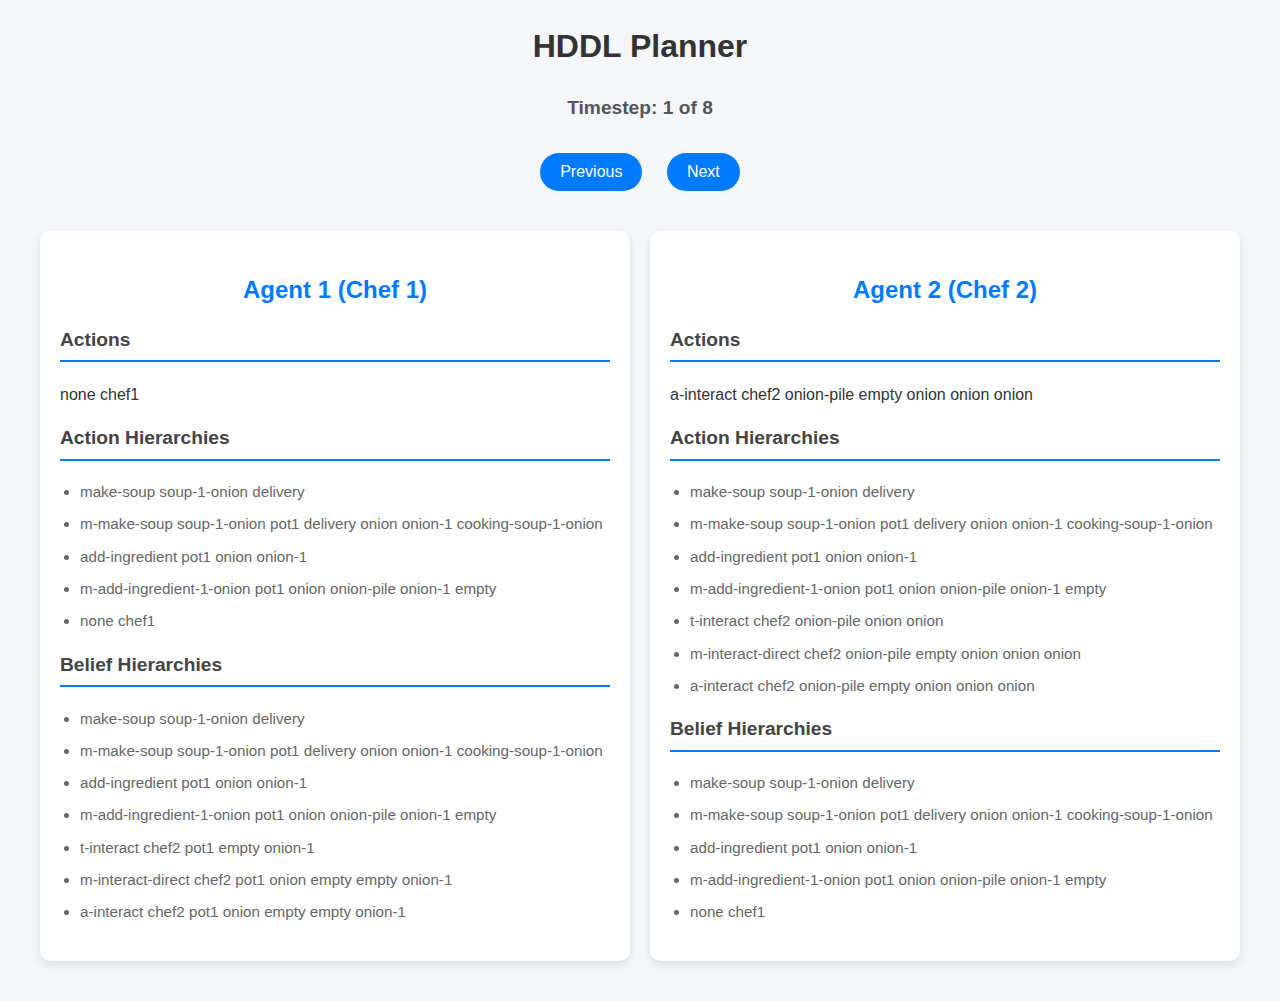
<file: website/index.html>
<!DOCTYPE html>
<html lang="en">
<head>
    <meta charset="UTF-8">
    <meta name="viewport" content="width=device-width, initial-scale=1.0">
    <title>HDDL Planner</title>
    <link rel="stylesheet" href="styles.css">
</head>
<body>
    <h1>HDDL Planner</h1>

    <!-- Display the current timestep -->
    <div id="timestep"></div>

    <!-- Navigation buttons -->
    <div class="navigation-buttons">
        <button id="prev-btn">Previous</button>
        <button id="next-btn">Next</button>
    </div>

    <!-- Main content area with two clear columns for each agent -->
    <div id="main-content" class="grid-container">
        <!-- Agent 1 Column -->
        <div id="agent1-container" class="agent-column">
            <h2>Agent 1 (Chef 1)</h2>
            <div id="action_array_list_container_agent1" class="section">
                <h3>Actions</h3>
                <div id="actions-agent1"></div>
            </div>
            <div id="hierarchies_array_list_container_agent1" class="section">
                <h3>Action Hierarchies</h3>
                <div id="hierarchies-agent1"></div>
            </div>
            <div id="belief_hierarchy_array_container_agent1" class="section">
                <h3>Belief Hierarchies</h3>
                <div id="beliefs-agent1"></div>
            </div>
        </div>

        <!-- Agent 2 Column -->
        <div id="agent2-container" class="agent-column">
            <h2>Agent 2 (Chef 2)</h2>
            <div id="action_array_list_container_agent2" class="section">
                <h3>Actions</h3>
                <div id="actions-agent2"></div>
            </div>
            <div id="hierarchies_array_list_container_agent2" class="section">
                <h3>Action Hierarchies</h3>
                <div id="hierarchies-agent2"></div>
            </div>
            <div id="belief_hierarchy_array_container_agent2" class="section">
                <h3>Belief Hierarchies</h3>
                <div id="beliefs-agent2"></div>
            </div>
        </div>
    </div>

    <script src="script.js"></script>
</body>
</html>
</file>
<file: website/styles.css>
/* General Styles */
body {
   font-family: Arial, sans-serif;
   margin: 20px;
   background-color: #f4f6f9;
   color: #333;
   line-height: 1.6;
}

h1 {
   text-align: center;
   font-size: 2em;
   margin-bottom: 20px;
}

/* Navigation Buttons */
.navigation-buttons {
   text-align: center;
   margin-bottom: 20px;
}

button {
   padding: 10px 20px;
   margin: 0 10px;
   font-size: 16px;
   border: none;
   border-radius: 25px;
   cursor: pointer;
   background-color: #007BFF;
   color: white;
   transition: background-color 0.3s;
}

button:hover {
   background-color: #0056b3;
}

/* Timestep Display */
#timestep {
   font-weight: bold;
   text-align: center;
   margin-bottom: 30px;
   font-size: 1.2em;
   color: #555;
}

/* Grid Layout for Agents */
.grid-container {
   display: grid;
   grid-template-columns: 1fr 1fr;
   gap: 20px;
   padding: 20px;
}

.agent-column {
   background-color: #ffffff;
   padding: 20px;
   border-radius: 10px;
   box-shadow: 0px 4px 8px rgba(0, 0, 0, 0.1);
}

/* Headings */
.agent-column h2 {
   text-align: center;
   font-size: 1.5em;
   color: #007BFF;
   margin-bottom: 15px;
}

.section h3 {
   font-size: 1.2em;
   margin-top: 10px;
   color: #444;
   border-bottom: 2px solid #007BFF;
   padding-bottom: 5px;
}

/* Highlighted Keywords */
/* .highlight {
   font-weight: bold;
   color: #d9534f;
} */

/* Nested Arrays and Lists */
.nested-array {
   margin-left: 15px;
   border-left: 2px solid #ddd;
   padding-left: 10px;
   color: #555;
}

ul {
   padding-left: 20px;
   list-style-type: disc;
   color: #666;
}

li {
   margin-bottom: 8px;
   font-size: 0.95em;
}

/* Responsive Design */
@media (max-width: 768px) {
   .grid-container {
       grid-template-columns: 1fr;
   }
   #timestep, .navigation-buttons {
       font-size: 1.1em;
   }
}
</file>
